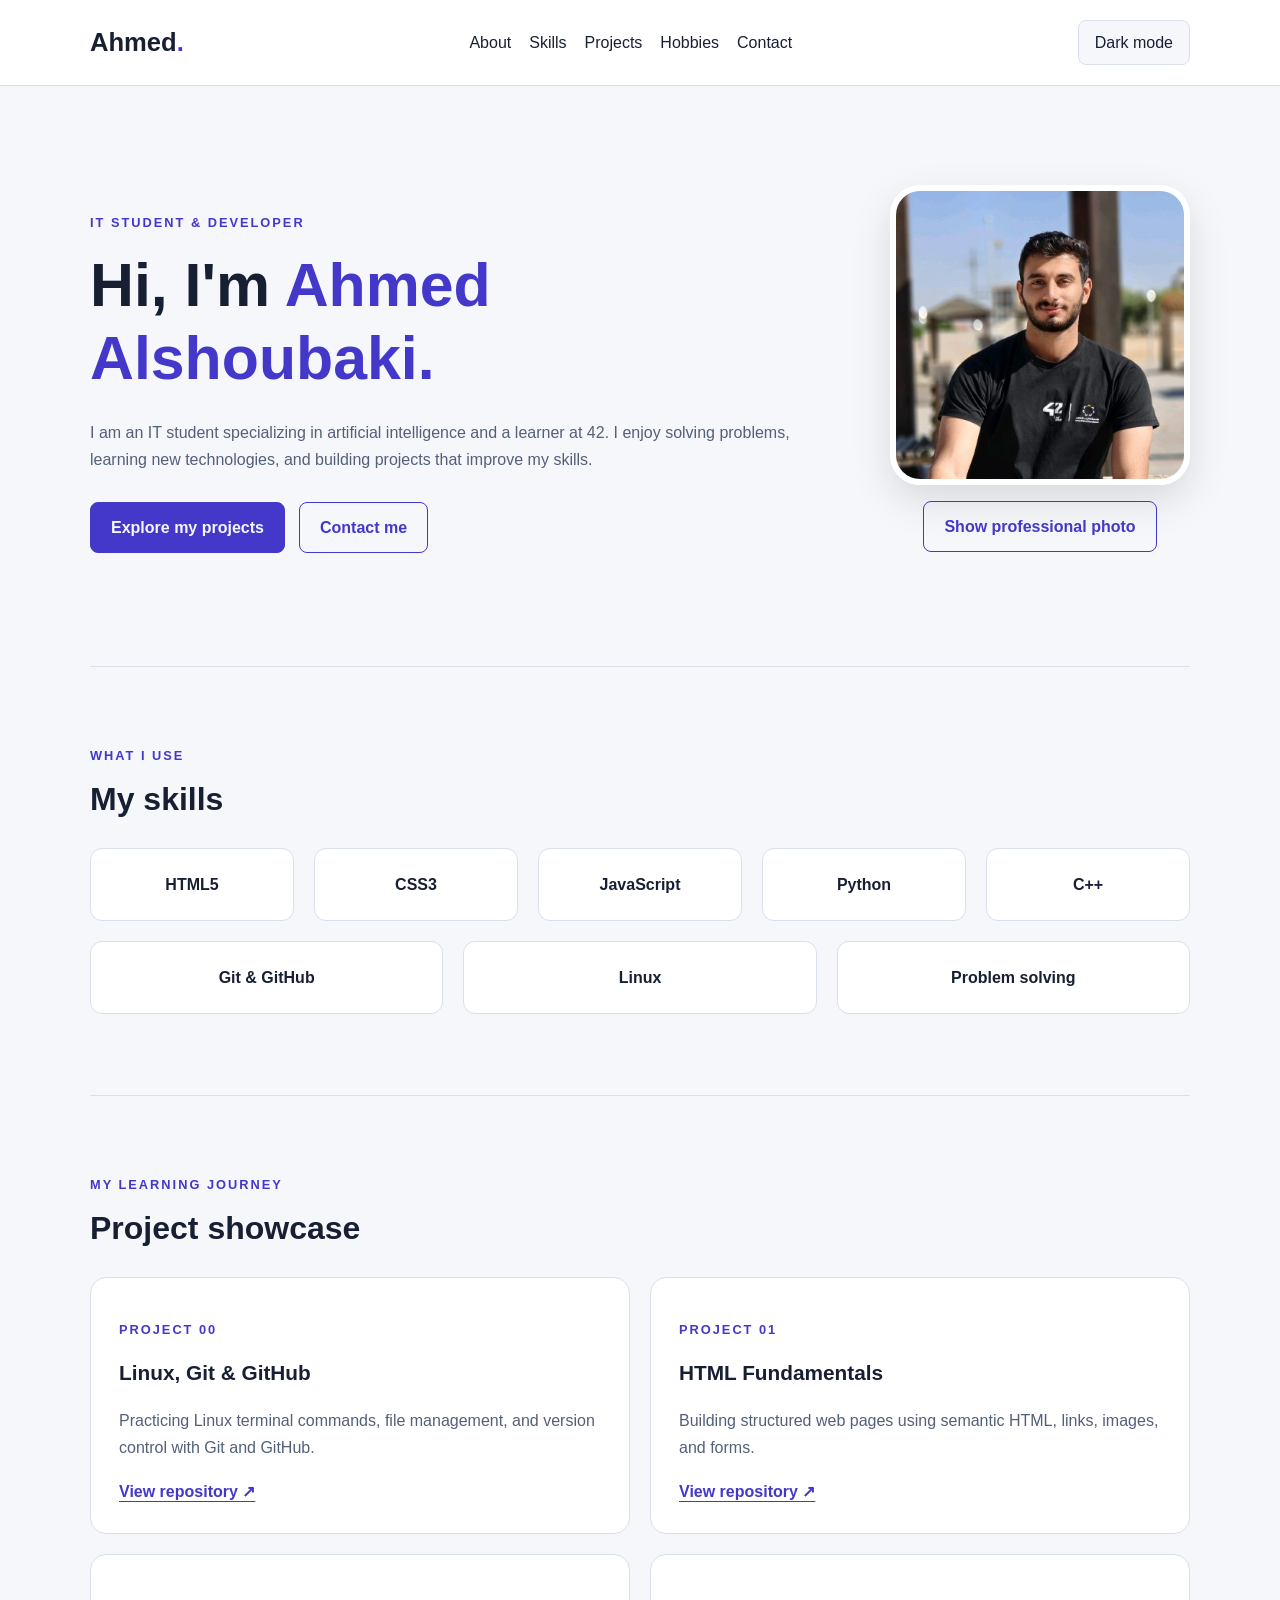
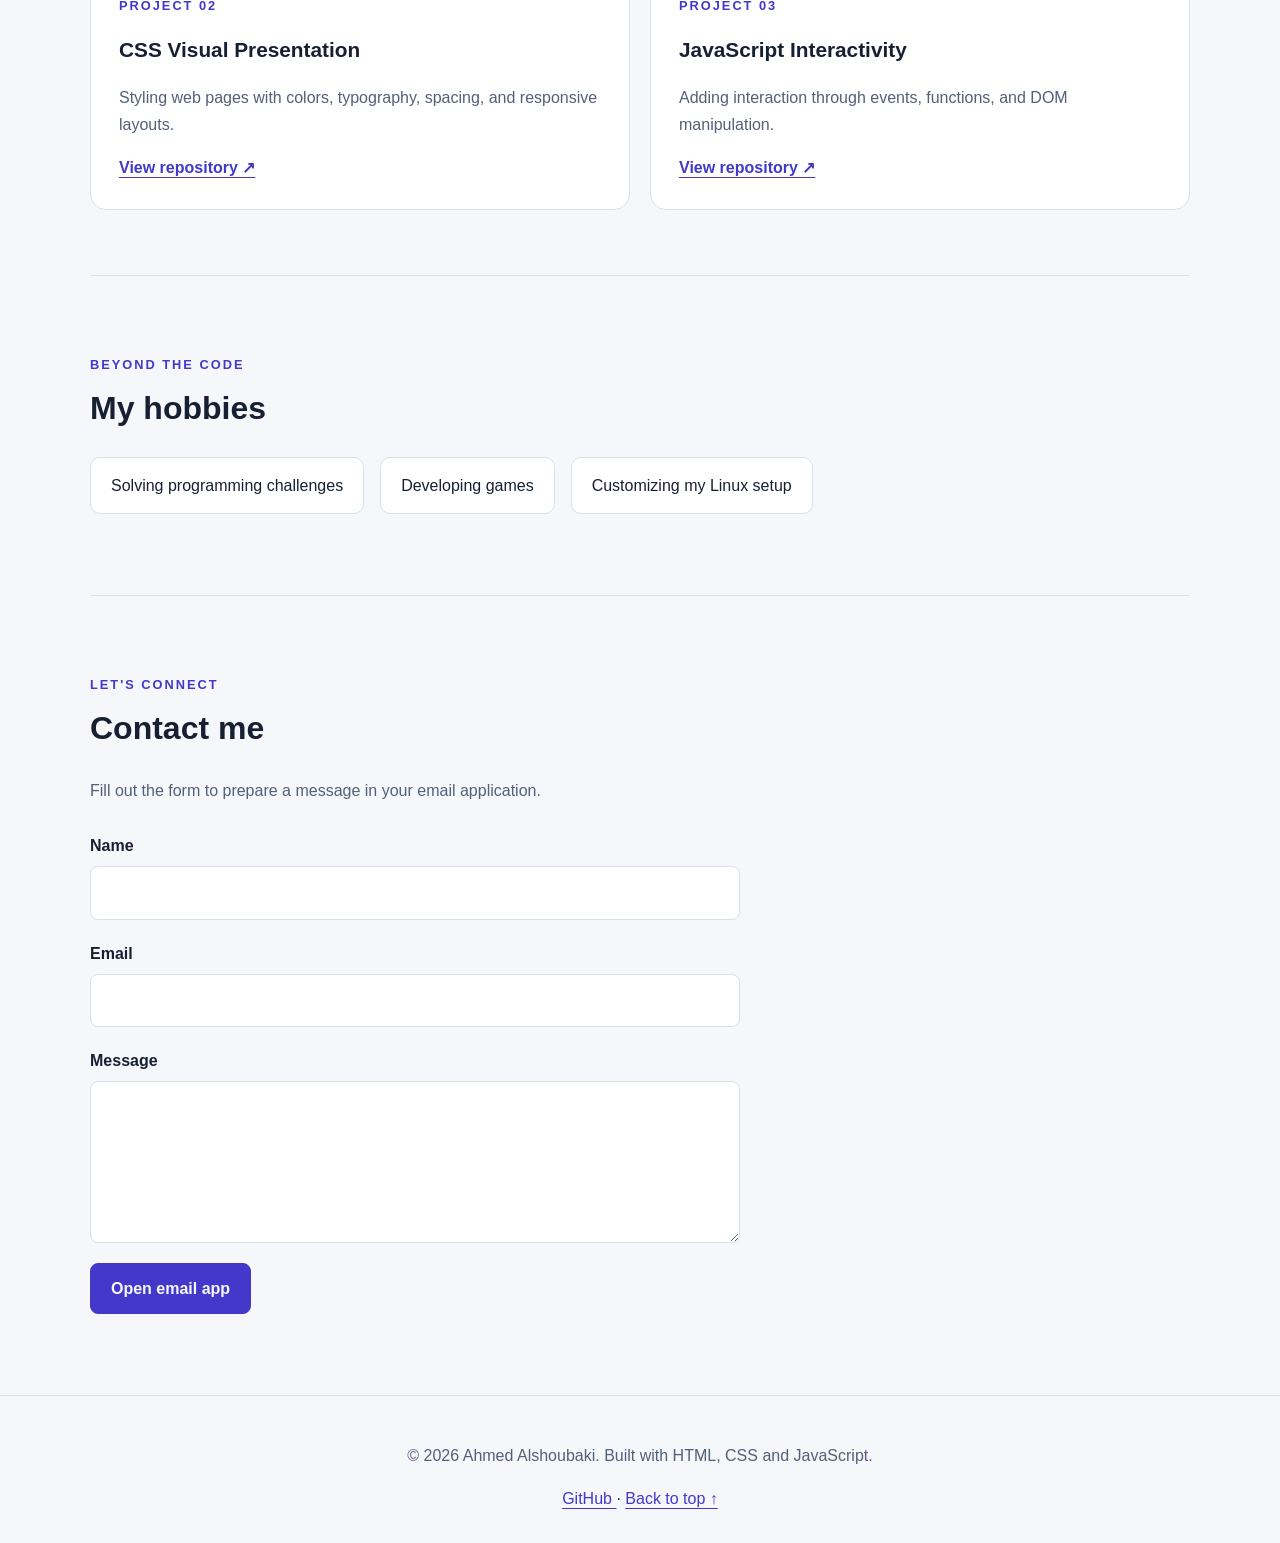
<file: bounce01/index.html>
<!DOCTYPE html>
<html lang="en">
<head>
  <meta charset="UTF-8">
  <meta name="viewport" content="width=device-width, initial-scale=1.0">
  <meta
    name="description"
    content="Ahmed Alshoubaki's personal developer portfolio."
  >
  <title>Ahmed Alshoubaki | Portfolio</title>
  <link rel="stylesheet" href="style.css">
  <script src="script.js" defer></script>
</head>

<body>
  <header class="site-header">
    <nav class="container navbar" aria-label="Main navigation">
      <a class="logo" href="#about">Ahmed<span>.</span></a>

      <ul class="nav-links">
        <li><a href="#about">About</a></li>
        <li><a href="#skills">Skills</a></li>
        <li><a href="#projects">Projects</a></li>
        <li><a href="#hobbies">Hobbies</a></li>
        <li><a href="#contact">Contact</a></li>
      </ul>

      <button
        id="theme-toggle"
        type="button"
        aria-pressed="false"
      >
        Dark mode
      </button>
    </nav>
  </header>

  <main class="container">
    <section
      id="about"
      class="about section"
      aria-labelledby="about-title"
    >
      <div class="about-content">
        <p class="eyebrow">IT STUDENT &amp; DEVELOPER</p>

        <h1 id="about-title">
          Hi, I'm <span>Ahmed Alshoubaki.</span>
        </h1>

        <p>
          I am an IT student specializing in artificial intelligence
          and a learner at 42. I enjoy solving problems, learning new
          technologies, and building projects that improve my skills.
        </p>

        <div class="actions">
          <a class="button" href="#projects">Explore my projects</a>
          <a class="button secondary" href="#contact">Contact me</a>
        </div>
      </div>

      <div class="profile-container">
          <img
            id="profile-photo"
            class="profile-photo"
            src="assets/profile.jpg"
            alt="Ahmed Alshoubaki in a casual photo"
            width="320"
            height="320"
          >

          <button
            id="photo-toggle"
            class="button secondary"
            type="button"
          >
            Show professional photo
          </button>

          <p id="photo-status" role="status"></p>
        </div>
    </section>

    <section
      id="skills"
      class="section"
      aria-labelledby="skills-title"
    >
      <p class="eyebrow">WHAT I USE</p>
      <h2 id="skills-title">My skills</h2>

      <ul class="skills-grid">
        <li>HTML5</li>
        <li>CSS3</li>
        <li>JavaScript</li>
        <li>Python</li>
        <li>C++</li>
        <li>Git &amp; GitHub</li>
        <li>Linux</li>
        <li>Problem solving</li>
      </ul>
    </section>

    <section
      id="projects"
      class="section"
      aria-labelledby="projects-title"
    >
      <p class="eyebrow">MY LEARNING JOURNEY</p>
      <h2 id="projects-title">Project showcase</h2>

      <div class="projects-grid">
        <article class="card">
          <p class="project-number">PROJECT 00</p>
          <h3>Linux, Git &amp; GitHub</h3>

          <p>
            Practicing Linux terminal commands, file management,
            and version control with Git and GitHub.
          </p>

          <a
            href="https://github.com/ahm5edt456/Project-00-Linux-Git-GitHub"
            target="_blank"
            rel="noopener noreferrer"
            aria-label="View Project 00 repository (opens in a new tab)"
          >
            View repository ↗
          </a>
        </article>

        <article class="card">
          <p class="project-number">PROJECT 01</p>
          <h3>HTML Fundamentals</h3>

          <p>
            Building structured web pages using semantic HTML,
            links, images, and forms.
          </p>

          <a
            href="https://github.com/ahm5edt456/Project-01-HTML-Fundamentals"
            target="_blank"
            rel="noopener noreferrer"
            aria-label="View Project 01 repository (opens in a new tab)"
          >
            View repository ↗
          </a>
        </article>

        <article class="card">
          <p class="project-number">PROJECT 02</p>
          <h3>CSS Visual Presentation</h3>

          <p>
            Styling web pages with colors, typography,
            spacing, and responsive layouts.
          </p>

          <a
            href="https://github.com/ahm5edt456/Project-02-CSS-Visual-Presentation"
            target="_blank"
            rel="noopener noreferrer"
            aria-label="View Project 02 repository (opens in a new tab)"
          >
            View repository ↗
          </a>
        </article>

        <article class="card">
          <p class="project-number">PROJECT 03</p>
          <h3>JavaScript Interactivity</h3>

          <p>
            Adding interaction through events, functions,
            and DOM manipulation.
          </p>

          <a
            href="https://github.com/ahm5edt456/Project-03-JavaScript-Interactivity"
            target="_blank"
            rel="noopener noreferrer"
            aria-label="View Project 03 repository (opens in a new tab)"
          >
            View repository ↗
          </a>
        </article>
      </div>
    </section>

    <section
      id="hobbies"
      class="section"
      aria-labelledby="hobbies-title"
    >
      <p class="eyebrow">BEYOND THE CODE</p>
      <h2 id="hobbies-title">My hobbies</h2>

      <ul class="hobbies-list">
        <li>Solving programming challenges</li>
        <li>Developing games</li>
        <li>Customizing my Linux setup</li>
      </ul>
    </section>

    <section
      id="contact"
      class="section"
      aria-labelledby="contact-title"
    >
      <p class="eyebrow">LET'S CONNECT</p>
      <h2 id="contact-title">Contact me</h2>

      <p>
        Fill out the form to prepare a message in your email application.
      </p>

      <!-- Replace this address with your real email. -->
      <form
        id="contact-form"
        data-email="ahmad7raed77@example.com"
      >
        <div class="form-field">
          <label for="name">Name</label>
          <input
            id="name"
            name="name"
            type="text"
            autocomplete="name"
            maxlength="80"
            required
          >
        </div>

        <div class="form-field">
          <label for="email">Email</label>
          <input
            id="email"
            name="email"
            type="email"
            autocomplete="email"
            required
          >
        </div>

        <div class="form-field">
          <label for="message">Message</label>
          <textarea
            id="message"
            name="message"
            rows="5"
            maxlength="3000"
            required
          ></textarea>
        </div>

        <button class="button" type="submit">
          Open email app
        </button>

        <p id="form-status" role="status"></p>
      </form>
    </section>
  </main>

  <footer class="site-footer">
    <p>
      &copy; 2026 Ahmed Alshoubaki.
      Built with HTML, CSS and JavaScript.
    </p>

    <a
      href="https://github.com/ahm5edt456"
      target="_blank"
      rel="noopener noreferrer"
    >
      GitHub
    </a>

    <span aria-hidden="true"> · </span>

    <a href="#about">Back to top ↑</a>
  </footer>
</body>
</html>
</file>
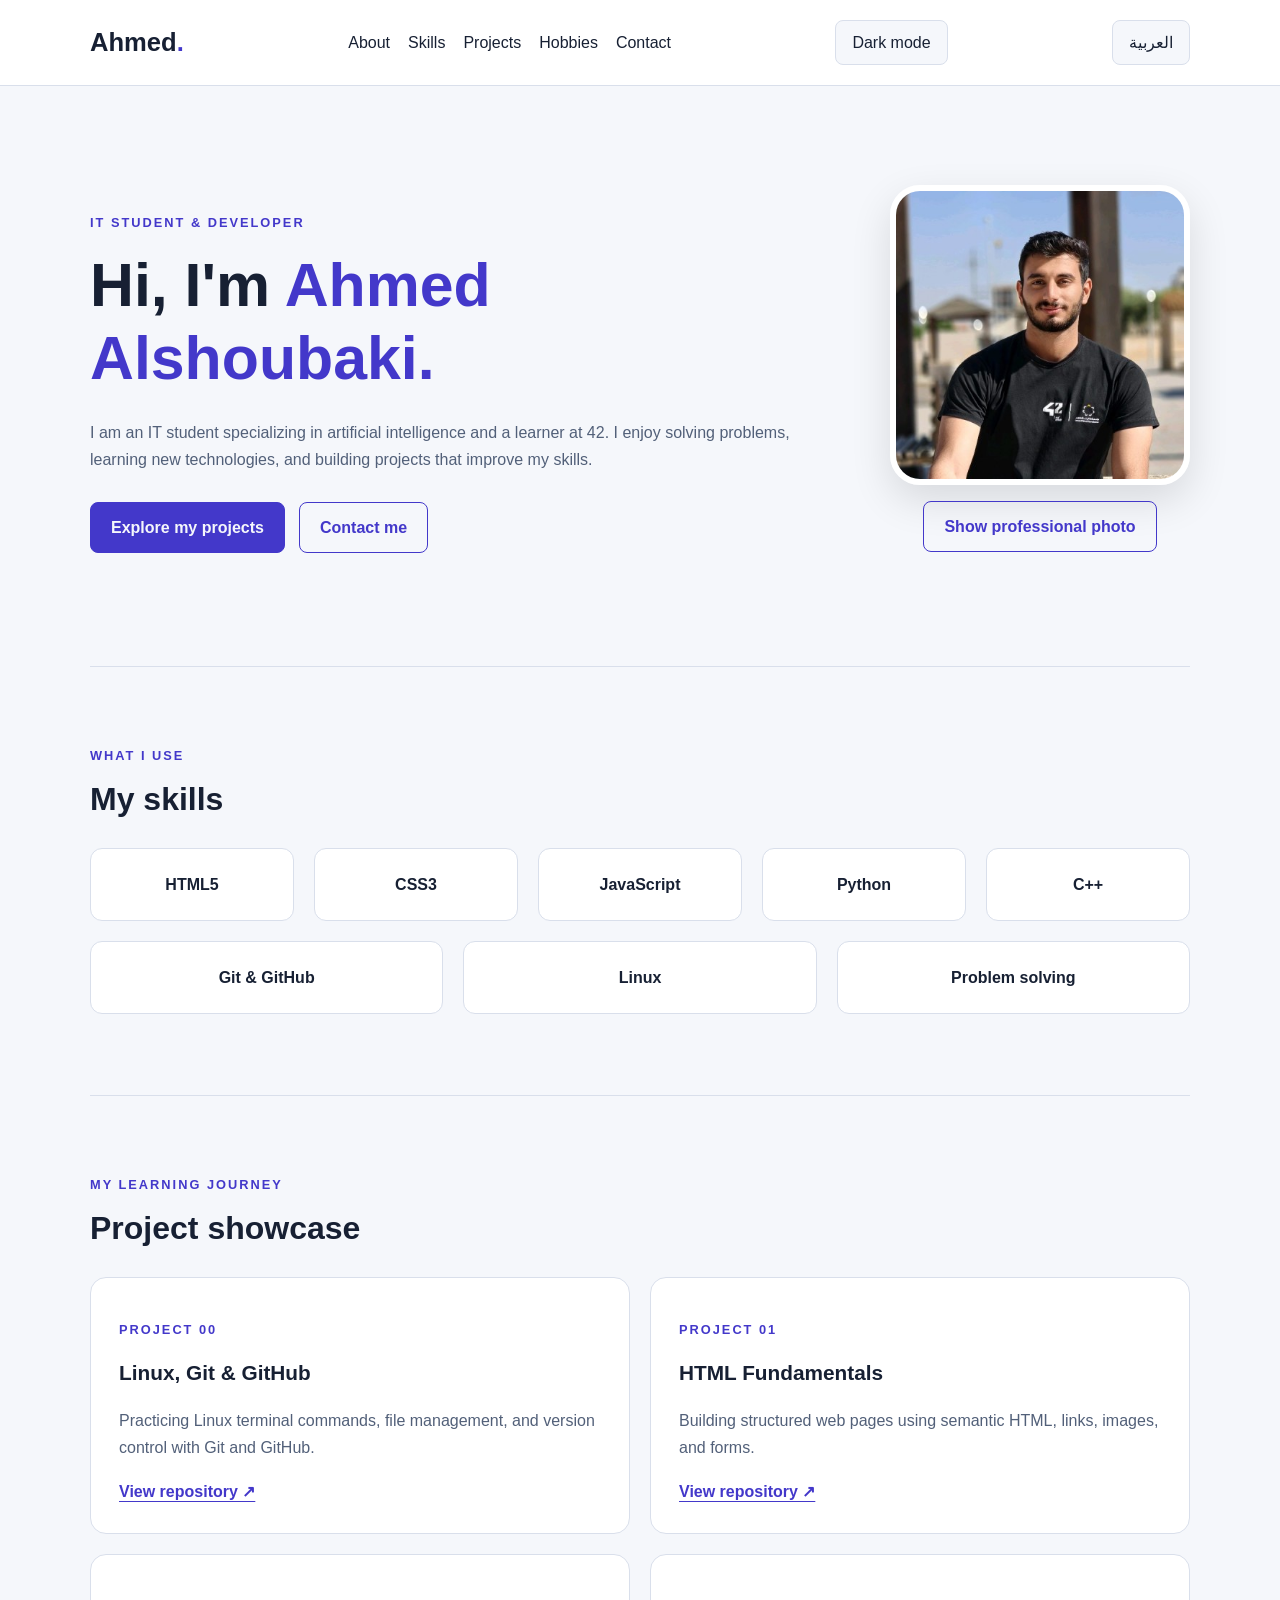
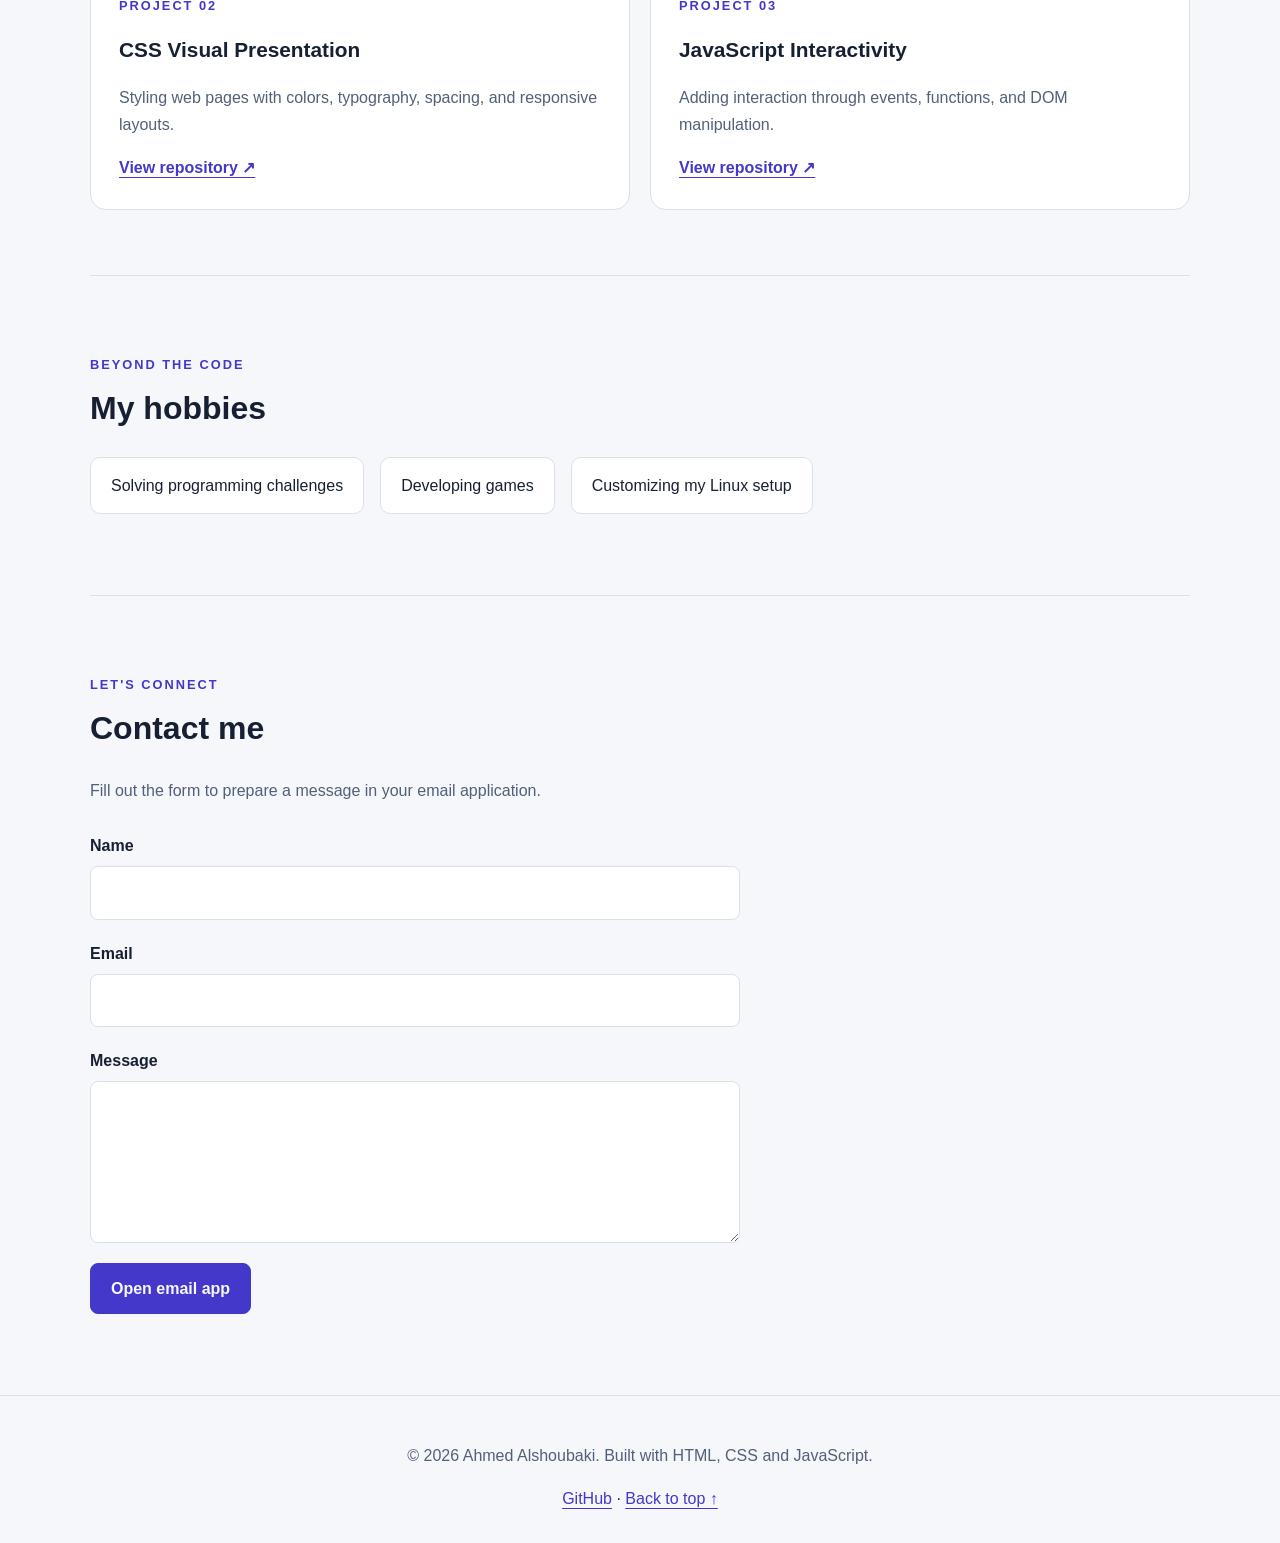
<file: bounce02/index.html>
<!DOCTYPE html>
<html lang="en">
<head>
  <meta charset="UTF-8">
  <meta name="viewport" content="width=device-width, initial-scale=1.0">
  <meta
    name="description"
    content="Ahmed Alshoubaki's personal developer portfolio."
  >
  <title>Ahmed Alshoubaki | Portfolio</title>
  <link rel="stylesheet" href="style.css">
  <script src="script.js" defer></script>
</head>

<body>
  <header class="site-header">
    <nav class="container navbar" aria-label="Main navigation">
      <a class="logo" href="#about">Ahmed<span>.</span></a>

      <ul class="nav-links">
        <li><a href="#about">About</a></li>
        <li><a href="#skills">Skills</a></li>
        <li><a href="#projects">Projects</a></li>
        <li><a href="#hobbies">Hobbies</a></li>
        <li><a href="#contact">Contact</a></li>
      </ul>

      <button
        id="theme-toggle"
        type="button"
        aria-pressed="false"
      >
        Dark mode
      </button>
      <button id="language-toggle" type="button">
        العربية
      </button>
    </nav>
  </header>

  <main class="container">
    <section
      id="about"
      class="about section"
      aria-labelledby="about-title"
    >
      <div class="about-content">
        <p class="eyebrow">IT STUDENT &amp; DEVELOPER</p>

        <h1 id="about-title">
          Hi, I'm <span>Ahmed Alshoubaki.</span>
        </h1>

        <p>
          I am an IT student specializing in artificial intelligence
          and a learner at 42. I enjoy solving problems, learning new
          technologies, and building projects that improve my skills.
        </p>

        <div class="actions">
          <a class="button" href="#projects">Explore my projects</a>
          <a class="button secondary" href="#contact">Contact me</a>
        </div>
      </div>

      <div class="profile-container">
          <img
            id="profile-photo"
            class="profile-photo"
            src="assets/profile.jpg"
            alt="Ahmed Alshoubaki in a casual photo"
            width="320"
            height="320"
          >

          <button
            id="photo-toggle"
            class="button secondary"
            type="button"
          >
            Show professional photo
          </button>

          <p id="photo-status" role="status"></p>
        </div>
    </section>

    <section
      id="skills"
      class="section"
      aria-labelledby="skills-title"
    >
      <p class="eyebrow">WHAT I USE</p>
      <h2 id="skills-title">My skills</h2>

      <ul class="skills-grid">
        <li>HTML5</li>
        <li>CSS3</li>
        <li>JavaScript</li>
        <li>Python</li>
        <li>C++</li>
        <li>Git &amp; GitHub</li>
        <li>Linux</li>
        <li>Problem solving</li>
      </ul>
    </section>

    <section
      id="projects"
      class="section"
      aria-labelledby="projects-title"
    >
      <p class="eyebrow">MY LEARNING JOURNEY</p>
      <h2 id="projects-title">Project showcase</h2>

      <div class="projects-grid">
        <article class="card">
          <p class="project-number">PROJECT 00</p>
          <h3>Linux, Git &amp; GitHub</h3>

          <p>
            Practicing Linux terminal commands, file management,
            and version control with Git and GitHub.
          </p>

          <a
            href="https://github.com/ahm5edt456/Project-00-Linux-Git-GitHub"
            target="_blank"
            rel="noopener noreferrer"
            aria-label="View Project 00 repository (opens in a new tab)"
          >
            View repository ↗
          </a>
        </article>

        <article class="card">
          <p class="project-number">PROJECT 01</p>
          <h3>HTML Fundamentals</h3>

          <p>
            Building structured web pages using semantic HTML,
            links, images, and forms.
          </p>

          <a
            href="https://github.com/ahm5edt456/Project-01-HTML-Fundamentals"
            target="_blank"
            rel="noopener noreferrer"
            aria-label="View Project 01 repository (opens in a new tab)"
          >
            View repository ↗
          </a>
        </article>

        <article class="card">
          <p class="project-number">PROJECT 02</p>
          <h3>CSS Visual Presentation</h3>

          <p>
            Styling web pages with colors, typography,
            spacing, and responsive layouts.
          </p>

          <a
            href="https://github.com/ahm5edt456/Project-02-CSS-Visual-Presentation"
            target="_blank"
            rel="noopener noreferrer"
            aria-label="View Project 02 repository (opens in a new tab)"
          >
            View repository ↗
          </a>
        </article>

        <article class="card">
          <p class="project-number">PROJECT 03</p>
          <h3>JavaScript Interactivity</h3>

          <p>
            Adding interaction through events, functions,
            and DOM manipulation.
          </p>

          <a
            href="https://github.com/ahm5edt456/Project-03-JavaScript-Interactivity"
            target="_blank"
            rel="noopener noreferrer"
            aria-label="View Project 03 repository (opens in a new tab)"
          >
            View repository ↗
          </a>
        </article>
      </div>
    </section>

    <section
      id="hobbies"
      class="section"
      aria-labelledby="hobbies-title"
    >
      <p class="eyebrow">BEYOND THE CODE</p>
      <h2 id="hobbies-title">My hobbies</h2>

      <ul class="hobbies-list">
        <li>Solving programming challenges</li>
        <li>Developing games</li>
        <li>Customizing my Linux setup</li>
      </ul>
    </section>

    <section
      id="contact"
      class="section"
      aria-labelledby="contact-title"
    >
      <p class="eyebrow">LET'S CONNECT</p>
      <h2 id="contact-title">Contact me</h2>

      <p>
        Fill out the form to prepare a message in your email application.
      </p>

      <!-- Replace this address with your real email. -->
      <form
        id="contact-form"
        data-email="ahmad7raed77@example.com"
      >
        <div class="form-field">
          <label for="name">Name</label>
          <input
            id="name"
            name="name"
            type="text"
            autocomplete="name"
            maxlength="80"
            required
          >
        </div>

        <div class="form-field">
          <label for="email">Email</label>
          <input
            id="email"
            name="email"
            type="email"
            autocomplete="email"
            required
          >
        </div>

        <div class="form-field">
          <label for="message">Message</label>
          <textarea
            id="message"
            name="message"
            rows="5"
            maxlength="3000"
            required
          ></textarea>
        </div>

        <button class="button" type="submit">
          Open email app
        </button>

        <p id="form-status" role="status"></p>
      </form>
    </section>
  </main>

  <footer class="site-footer">
    <p>
      &copy; 2026 Ahmed Alshoubaki.
      Built with HTML, CSS and JavaScript.
    </p>

    <a
      href="https://github.com/ahm5edt456"
      target="_blank"
      rel="noopener noreferrer"
    >
      GitHub
    </a>

    <span aria-hidden="true"> · </span>

    <a href="#about">Back to top ↑</a>
  </footer>
</body>
</html>
</file>
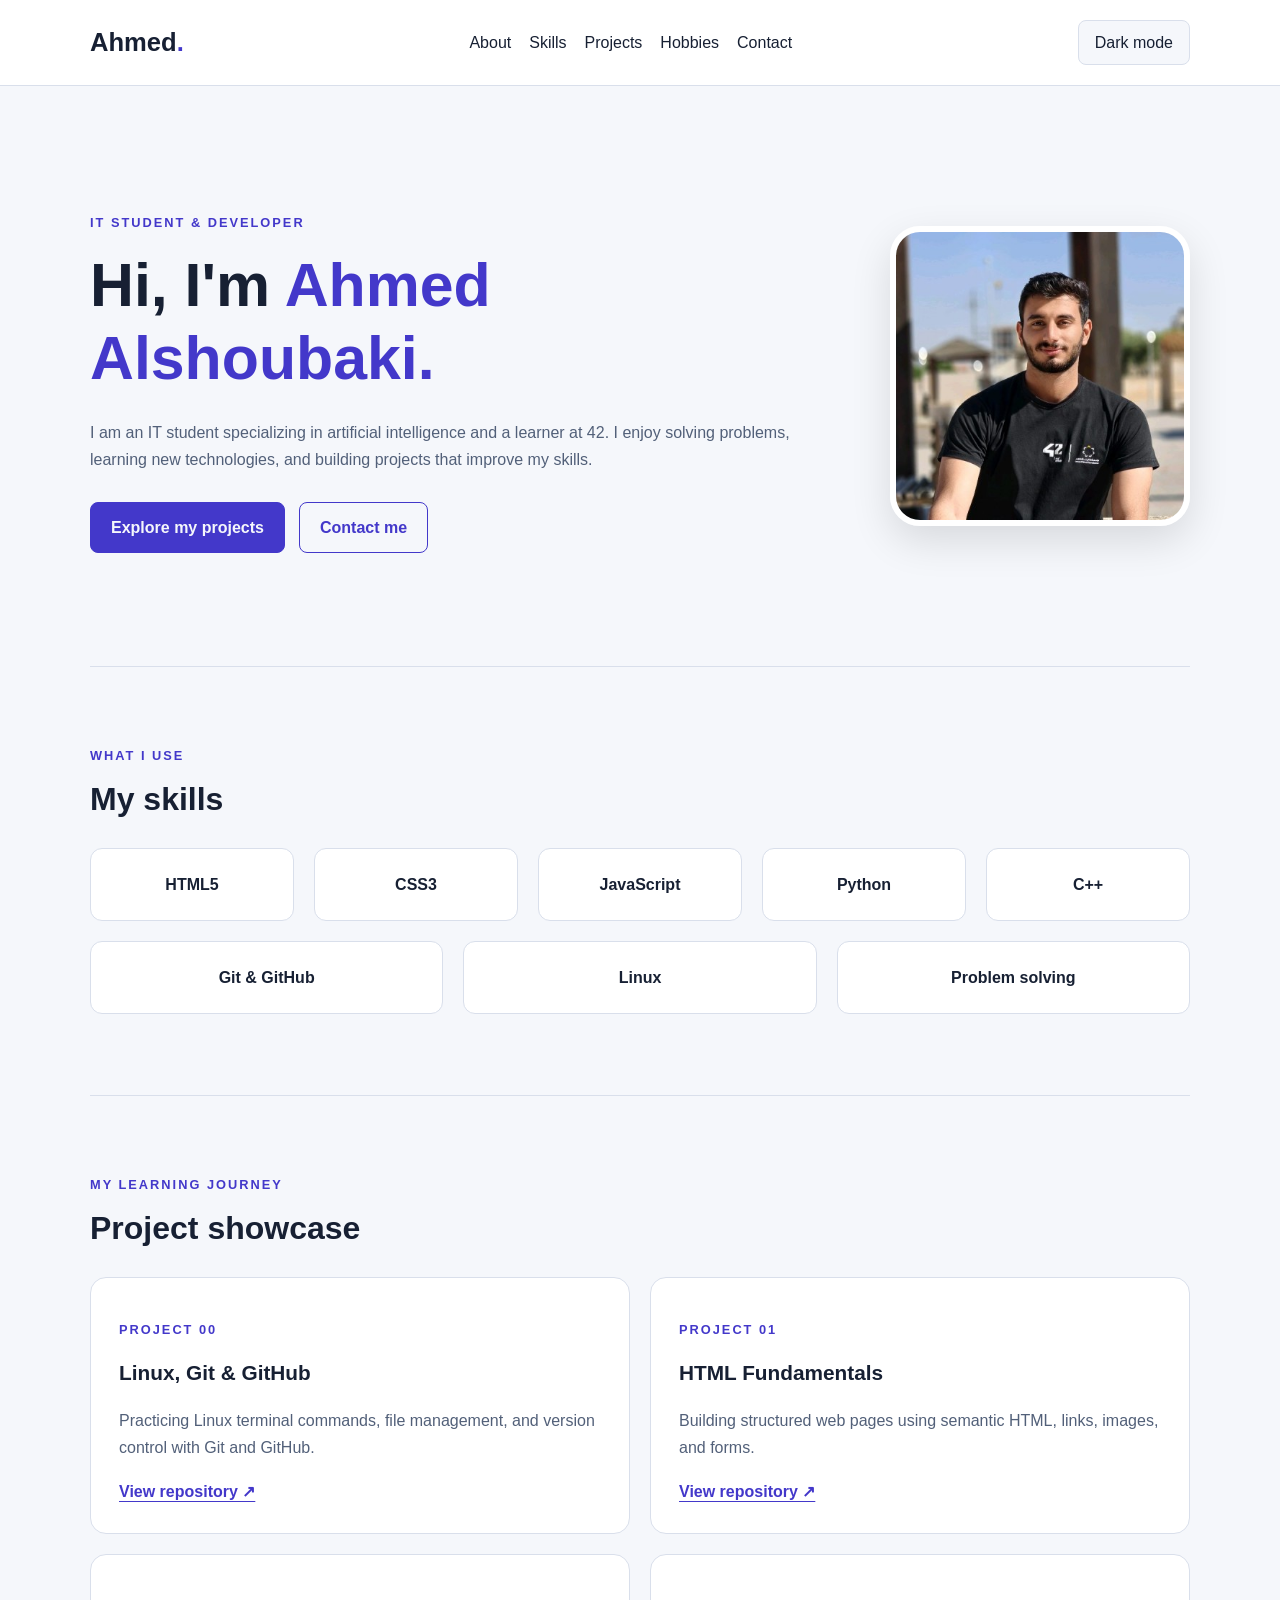
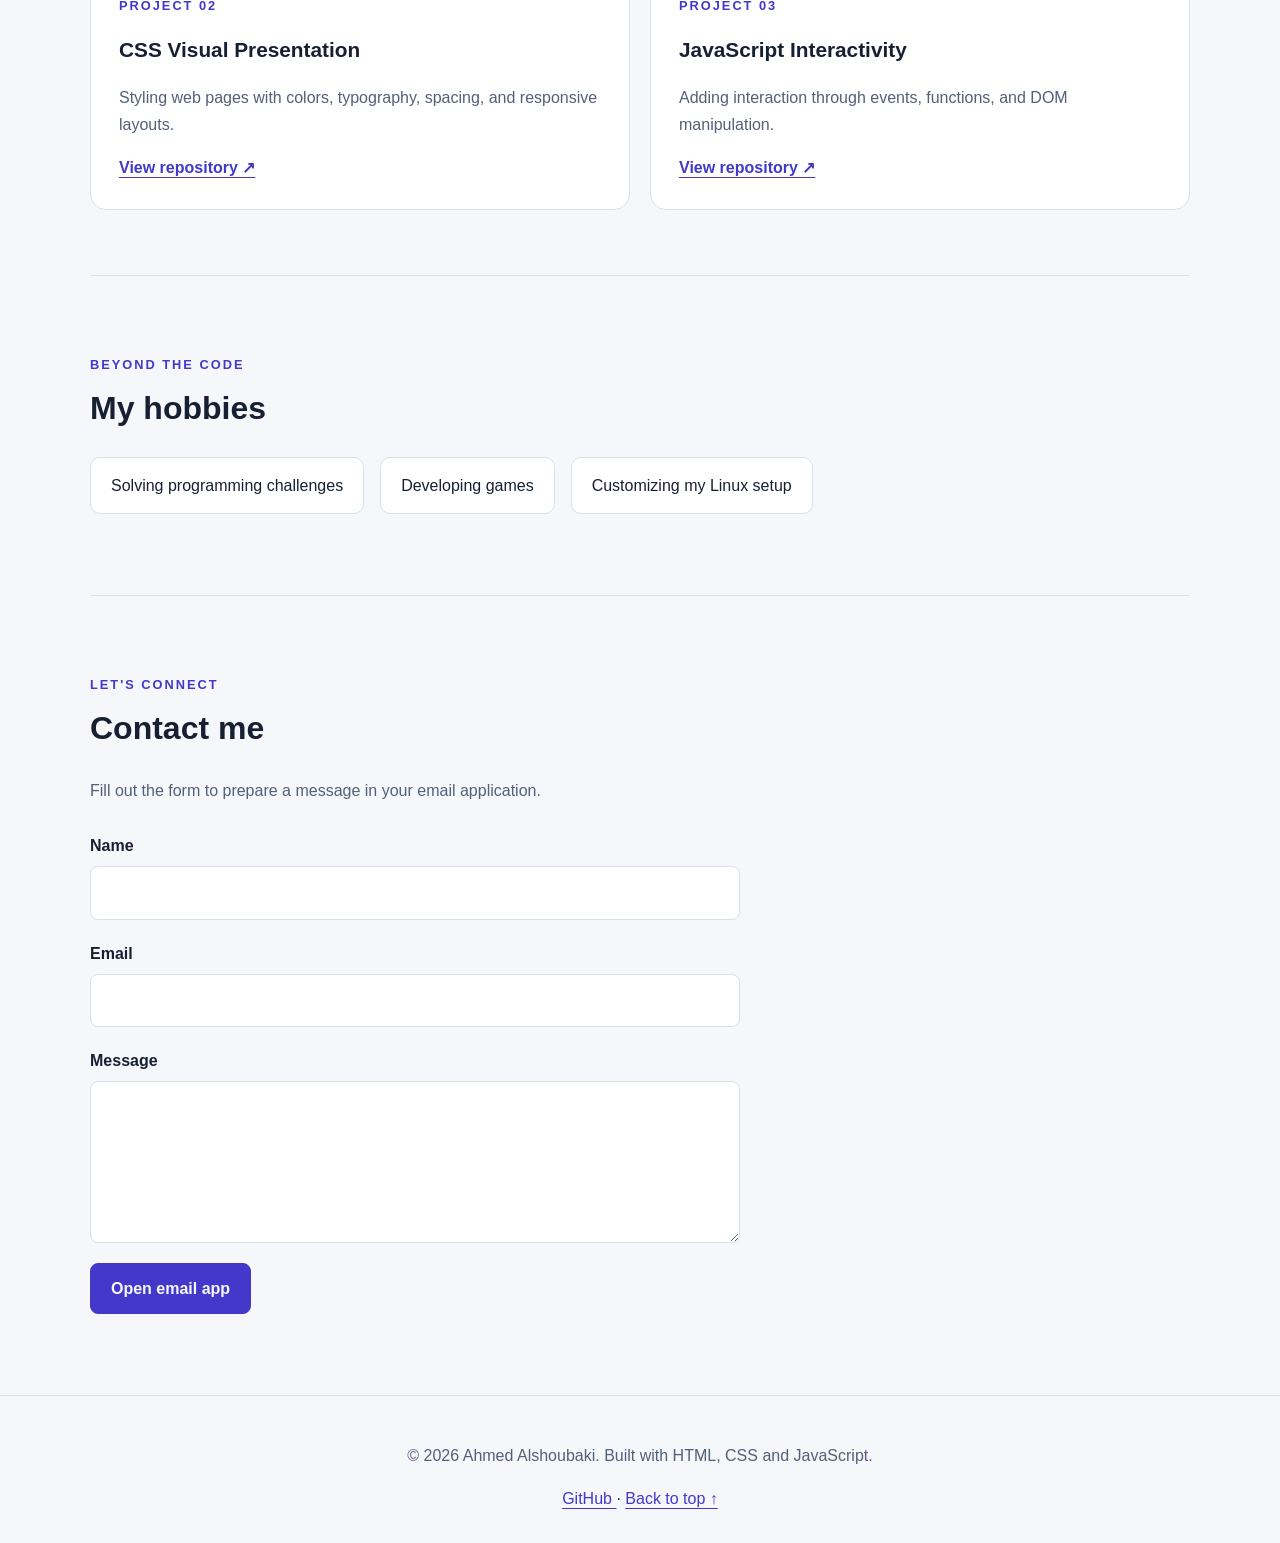
<file: ex00/index.html>
<!DOCTYPE html>
<html lang="en">
<head>
  <meta charset="UTF-8">
  <meta name="viewport" content="width=device-width, initial-scale=1.0">
  <meta
    name="description"
    content="Ahmed Alshoubaki's personal developer portfolio."
  >
  <title>Ahmed Alshoubaki | Portfolio</title>
  <link rel="stylesheet" href="style.css">
  <script src="script.js" defer></script>
</head>

<body>
  <header class="site-header">
    <nav class="container navbar" aria-label="Main navigation">
      <a class="logo" href="#about">Ahmed<span>.</span></a>

      <ul class="nav-links">
        <li><a href="#about">About</a></li>
        <li><a href="#skills">Skills</a></li>
        <li><a href="#projects">Projects</a></li>
        <li><a href="#hobbies">Hobbies</a></li>
        <li><a href="#contact">Contact</a></li>
      </ul>

      <button
        id="theme-toggle"
        type="button"
        aria-pressed="false"
      >
        Dark mode
      </button>
    </nav>
  </header>

  <main class="container">
    <section
      id="about"
      class="about section"
      aria-labelledby="about-title"
    >
      <div class="about-content">
        <p class="eyebrow">IT STUDENT &amp; DEVELOPER</p>

        <h1 id="about-title">
          Hi, I'm <span>Ahmed Alshoubaki.</span>
        </h1>

        <p>
          I am an IT student specializing in artificial intelligence
          and a learner at 42. I enjoy solving problems, learning new
          technologies, and building projects that improve my skills.
        </p>

        <div class="actions">
          <a class="button" href="#projects">Explore my projects</a>
          <a class="button secondary" href="#contact">Contact me</a>
        </div>
      </div>

      <img
        class="profile-photo"
        src="assets/profile.jpg"
        alt="Portrait of Ahmed Alshoubaki"
        width="320"
        height="320"
      >
    </section>

    <section
      id="skills"
      class="section"
      aria-labelledby="skills-title"
    >
      <p class="eyebrow">WHAT I USE</p>
      <h2 id="skills-title">My skills</h2>

      <ul class="skills-grid">
        <li>HTML5</li>
        <li>CSS3</li>
        <li>JavaScript</li>
        <li>Python</li>
        <li>C++</li>
        <li>Git &amp; GitHub</li>
        <li>Linux</li>
        <li>Problem solving</li>
      </ul>
    </section>

    <section
      id="projects"
      class="section"
      aria-labelledby="projects-title"
    >
      <p class="eyebrow">MY LEARNING JOURNEY</p>
      <h2 id="projects-title">Project showcase</h2>

      <div class="projects-grid">
        <article class="card">
          <p class="project-number">PROJECT 00</p>
          <h3>Linux, Git &amp; GitHub</h3>

          <p>
            Practicing Linux terminal commands, file management,
            and version control with Git and GitHub.
          </p>

          <a
            href="https://github.com/ahm5edt456/Project-00-Linux-Git-GitHub"
            target="_blank"
            rel="noopener noreferrer"
            aria-label="View Project 00 repository (opens in a new tab)"
          >
            View repository ↗
          </a>
        </article>

        <article class="card">
          <p class="project-number">PROJECT 01</p>
          <h3>HTML Fundamentals</h3>

          <p>
            Building structured web pages using semantic HTML,
            links, images, and forms.
          </p>

          <a
            href="https://github.com/ahm5edt456/Project-01-HTML-Fundamentals"
            target="_blank"
            rel="noopener noreferrer"
            aria-label="View Project 01 repository (opens in a new tab)"
          >
            View repository ↗
          </a>
        </article>

        <article class="card">
          <p class="project-number">PROJECT 02</p>
          <h3>CSS Visual Presentation</h3>

          <p>
            Styling web pages with colors, typography,
            spacing, and responsive layouts.
          </p>

          <a
            href="https://github.com/ahm5edt456/Project-02-CSS-Visual-Presentation"
            target="_blank"
            rel="noopener noreferrer"
            aria-label="View Project 02 repository (opens in a new tab)"
          >
            View repository ↗
          </a>
        </article>

        <article class="card">
          <p class="project-number">PROJECT 03</p>
          <h3>JavaScript Interactivity</h3>

          <p>
            Adding interaction through events, functions,
            and DOM manipulation.
          </p>

          <a
            href="https://github.com/ahm5edt456/Project-03-JavaScript-Interactivity"
            target="_blank"
            rel="noopener noreferrer"
            aria-label="View Project 03 repository (opens in a new tab)"
          >
            View repository ↗
          </a>
        </article>
      </div>
    </section>

    <section
      id="hobbies"
      class="section"
      aria-labelledby="hobbies-title"
    >
      <p class="eyebrow">BEYOND THE CODE</p>
      <h2 id="hobbies-title">My hobbies</h2>

      <ul class="hobbies-list">
        <li>Solving programming challenges</li>
        <li>Developing games</li>
        <li>Customizing my Linux setup</li>
      </ul>
    </section>

    <section
      id="contact"
      class="section"
      aria-labelledby="contact-title"
    >
      <p class="eyebrow">LET'S CONNECT</p>
      <h2 id="contact-title">Contact me</h2>

      <p>
        Fill out the form to prepare a message in your email application.
      </p>

      <!-- Replace this address with your real email. -->
      <form
        id="contact-form"
        data-email="ahmad7raed77@example.com"
      >
        <div class="form-field">
          <label for="name">Name</label>
          <input
            id="name"
            name="name"
            type="text"
            autocomplete="name"
            maxlength="80"
            required
          >
        </div>

        <div class="form-field">
          <label for="email">Email</label>
          <input
            id="email"
            name="email"
            type="email"
            autocomplete="email"
            required
          >
        </div>

        <div class="form-field">
          <label for="message">Message</label>
          <textarea
            id="message"
            name="message"
            rows="5"
            maxlength="3000"
            required
          ></textarea>
        </div>

        <button class="button" type="submit">
          Open email app
        </button>

        <p id="form-status" role="status"></p>
      </form>
    </section>
  </main>

  <footer class="site-footer">
    <p>
      &copy; 2026 Ahmed Alshoubaki.
      Built with HTML, CSS and JavaScript.
    </p>

    <a
      href="https://github.com/ahm5edt456"
      target="_blank"
      rel="noopener noreferrer"
    >
      GitHub
    </a>

    <span aria-hidden="true"> · </span>

    <a href="#about">Back to top ↑</a>
  </footer>
</body>
</html>
</file>
<file: bounce01/style.css>
:root {
  color-scheme: light;
  --background: #f5f7fb;
  --surface: #ffffff;
  --text: #172033;
  --muted: #526079;
  --accent: #4338ca;
  --border: #d9dfeb;
}

body.dark-theme {
  color-scheme: dark;
  --background: #0b1120;
  --surface: #151e31;
  --text: #edf2ff;
  --muted: #b0bdd5;
  --accent: #a5b4fc;
  --border: #303d57;
}

* {
  box-sizing: border-box;
}

html {
  scroll-behavior: smooth;
}

body {
  margin: 0;
  background: var(--background);
  color: var(--text);
  font-family: Arial, Helvetica, sans-serif;
  line-height: 1.7;
  transition: background-color 0.25s, color 0.25s;
}

a {
  color: var(--accent);
  text-underline-offset: 4px;
}

button,
input,
textarea {
  font: inherit;
}

button,
.button {
  cursor: pointer;
}

:focus-visible {
  outline: 3px solid var(--accent);
  outline-offset: 5px;
}

.container {
  width: min(1100px, 90%);
  margin-inline: auto;
}

.site-header {
  background: var(--surface);
  border-bottom: 1px solid var(--border);
}

.navbar {
  display: flex;
  justify-content: space-between;
  align-items: center;
  flex-wrap: wrap;
  gap: 20px;
  padding-block: 20px;
}

.logo {
  color: var(--text);
  font-size: 1.6rem;
  font-weight: 800;
  text-decoration: none;
}

.logo span,
h1 span {
  color: var(--accent);
}

.nav-links {
  display: flex;
  flex-wrap: wrap;
  justify-content: center;
  gap: 18px;
  padding: 0;
  margin: 0;
  list-style: none;
}

.nav-links a {
  color: var(--text);
  text-decoration: none;
}

.nav-links a:hover {
  color: var(--accent);
}

#theme-toggle {
  padding: 8px 16px;
  border: 1px solid var(--border);
  border-radius: 8px;
  background: var(--background);
  color: var(--text);
}

.section {
  padding-block: 65px;
  scroll-margin-top: 24px;
}

.section + .section {
  border-top: 1px solid var(--border);
}

.about {
  display: flex;
  align-items: center;
  justify-content: space-between;
  gap: 50px;
  min-height: 580px;
}

.about-content {
  flex: 1;
}

.eyebrow,
.project-number {
  color: var(--accent);
  font-size: 0.8rem;
  font-weight: 700;
  letter-spacing: 2px;
}

h1,
h2,
h3 {
  line-height: 1.2;
}

h1 {
  margin-block: 15px 24px;
  font-size: clamp(2.2rem, 5vw, 3.8rem);
}

h2 {
  margin-block: 10px 30px;
  font-size: 2rem;
}

h3 {
  font-size: 1.3rem;
}

p {
  color: var(--muted);
}

.profile-photo {
  width: 300px;
  max-width: 100%;
  height: auto;
  aspect-ratio: 1;
  object-fit: cover;
  border: 6px solid var(--surface);
  border-radius: 30px;
  box-shadow: 0 15px 40px rgb(0 0 0 / 12%);
}

.actions {
  display: flex;
  flex-wrap: wrap;
  gap: 14px;
  margin-top: 28px;
}

.button {
  display: inline-block;
  padding: 11px 20px;
  border: 1px solid var(--accent);
  border-radius: 8px;
  background: var(--accent);
  color: var(--background);
  font-weight: 700;
  text-align: center;
  text-decoration: none;
}

.button:hover {
  opacity: 0.85;
}

.secondary {
  background: transparent;
  color: var(--accent);
}

.skills-grid,
.projects-grid {
  display: flex;
  flex-wrap: wrap;
  gap: 20px;
}

.skills-grid {
  padding: 0;
  list-style: none;
}

.skills-grid li {
  flex: 1 1 200px;
  padding: 22px;
  border: 1px solid var(--border);
  border-radius: 12px;
  background: var(--surface);
  text-align: center;
  font-weight: 700;
}

.card {
  flex: 1 1 400px;
  padding: 28px;
  border: 1px solid var(--border);
  border-radius: 16px;
  background: var(--surface);
}

.card a {
  font-weight: 700;
}

.hobbies-list {
  display: flex;
  flex-wrap: wrap;
  gap: 16px;
  padding: 0;
  list-style: none;
}

.hobbies-list li {
  padding: 14px 20px;
  border: 1px solid var(--border);
  border-radius: 10px;
  background: var(--surface);
}

form {
  max-width: 650px;
  margin-top: 28px;
}

.form-field {
  display: flex;
  flex-direction: column;
  gap: 7px;
  margin-bottom: 20px;
}

label {
  font-weight: 700;
}

input,
textarea {
  width: 100%;
  padding: 12px;
  border: 1px solid var(--border);
  border-radius: 8px;
  background: var(--surface);
  color: var(--text);
}

textarea {
  resize: vertical;
}

.site-footer {
  padding: 30px 5%;
  border-top: 1px solid var(--border);
  text-align: center;
}

@media (max-width: 760px) {
  .navbar {
    justify-content: center;
  }

  .nav-links {
    order: 3;
    width: 100%;
    gap: 14px;
  }

  .about {
    flex-direction: column-reverse;
    gap: 30px;
    min-height: auto;
    text-align: center;
  }

  .profile-photo {
    width: 220px;
  }

  .actions {
    justify-content: center;
  }

  .section {
    padding-block: 45px;
  }

  .card {
    flex-basis: 100%;
  }
}

@media (prefers-reduced-motion: reduce) {
  html {
    scroll-behavior: auto;
  }

  body {
    transition: none;
  }
}

.profile-container {
  display: flex;
  flex-direction: column;
  align-items: center;
  gap: 16px;
  width: 300px;
  max-width: 100%;
  flex-shrink: 0;
}

.profile-photo {
  opacity: 1;
  transition: opacity 0.25s ease;
}

.profile-photo.is-changing {
  opacity: 0;
}

#photo-toggle:disabled {
  cursor: wait;
  opacity: 0.6;
}

#photo-status {
  margin: 0;
  text-align: center;
}

@media (prefers-reduced-motion: reduce) {
  .profile-photo {
    transition: none;
  }
}
</file>
<file: bounce02/style.css>
:root {
  color-scheme: light;
  --background: #f5f7fb;
  --surface: #ffffff;
  --text: #172033;
  --muted: #526079;
  --accent: #4338ca;
  --border: #d9dfeb;
}

body.dark-theme {
  color-scheme: dark;
  --background: #0b1120;
  --surface: #151e31;
  --text: #edf2ff;
  --muted: #b0bdd5;
  --accent: #a5b4fc;
  --border: #303d57;
}

* {
  box-sizing: border-box;
}

html {
  scroll-behavior: smooth;
}

body {
  margin: 0;
  background: var(--background);
  color: var(--text);
  font-family: Arial, Helvetica, sans-serif;
  line-height: 1.7;
  transition: background-color 0.25s, color 0.25s;
}

a {
  color: var(--accent);
  text-underline-offset: 4px;
}

button,
input,
textarea {
  font: inherit;
}

button,
.button {
  cursor: pointer;
}

:focus-visible {
  outline: 3px solid var(--accent);
  outline-offset: 5px;
}

.container {
  width: min(1100px, 90%);
  margin-inline: auto;
}

.site-header {
  background: var(--surface);
  border-bottom: 1px solid var(--border);
}

.navbar {
  display: flex;
  justify-content: space-between;
  align-items: center;
  flex-wrap: wrap;
  gap: 20px;
  padding-block: 20px;
}

.logo {
  color: var(--text);
  font-size: 1.6rem;
  font-weight: 800;
  text-decoration: none;
}

.logo span,
h1 span {
  color: var(--accent);
}

.nav-links {
  display: flex;
  flex-wrap: wrap;
  justify-content: center;
  gap: 18px;
  padding: 0;
  margin: 0;
  list-style: none;
}

.nav-links a {
  color: var(--text);
  text-decoration: none;
}

.nav-links a:hover {
  color: var(--accent);
}

#theme-toggle {
  padding: 8px 16px;
  border: 1px solid var(--border);
  border-radius: 8px;
  background: var(--background);
  color: var(--text);
}

.section {
  padding-block: 65px;
  scroll-margin-top: 24px;
}

.section + .section {
  border-top: 1px solid var(--border);
}

.about {
  display: flex;
  align-items: center;
  justify-content: space-between;
  gap: 50px;
  min-height: 580px;
}

.about-content {
  flex: 1;
}

.eyebrow,
.project-number {
  color: var(--accent);
  font-size: 0.8rem;
  font-weight: 700;
  letter-spacing: 2px;
}

h1,
h2,
h3 {
  line-height: 1.2;
}

h1 {
  margin-block: 15px 24px;
  font-size: clamp(2.2rem, 5vw, 3.8rem);
}

h2 {
  margin-block: 10px 30px;
  font-size: 2rem;
}

h3 {
  font-size: 1.3rem;
}

p {
  color: var(--muted);
}

.profile-photo {
  width: 300px;
  max-width: 100%;
  height: auto;
  aspect-ratio: 1;
  object-fit: cover;
  border: 6px solid var(--surface);
  border-radius: 30px;
  box-shadow: 0 15px 40px rgb(0 0 0 / 12%);
}

.actions {
  display: flex;
  flex-wrap: wrap;
  gap: 14px;
  margin-top: 28px;
}

.button {
  display: inline-block;
  padding: 11px 20px;
  border: 1px solid var(--accent);
  border-radius: 8px;
  background: var(--accent);
  color: var(--background);
  font-weight: 700;
  text-align: center;
  text-decoration: none;
}

.button:hover {
  opacity: 0.85;
}

.secondary {
  background: transparent;
  color: var(--accent);
}

.skills-grid,
.projects-grid {
  display: flex;
  flex-wrap: wrap;
  gap: 20px;
}

.skills-grid {
  padding: 0;
  list-style: none;
}

.skills-grid li {
  flex: 1 1 200px;
  padding: 22px;
  border: 1px solid var(--border);
  border-radius: 12px;
  background: var(--surface);
  text-align: center;
  font-weight: 700;
}

.card {
  flex: 1 1 400px;
  padding: 28px;
  border: 1px solid var(--border);
  border-radius: 16px;
  background: var(--surface);
}

.card a {
  font-weight: 700;
}

.hobbies-list {
  display: flex;
  flex-wrap: wrap;
  gap: 16px;
  padding: 0;
  list-style: none;
}

.hobbies-list li {
  padding: 14px 20px;
  border: 1px solid var(--border);
  border-radius: 10px;
  background: var(--surface);
}

form {
  max-width: 650px;
  margin-top: 28px;
}

.form-field {
  display: flex;
  flex-direction: column;
  gap: 7px;
  margin-bottom: 20px;
}

label {
  font-weight: 700;
}

input,
textarea {
  width: 100%;
  padding: 12px;
  border: 1px solid var(--border);
  border-radius: 8px;
  background: var(--surface);
  color: var(--text);
}

textarea {
  resize: vertical;
}

.site-footer {
  padding: 30px 5%;
  border-top: 1px solid var(--border);
  text-align: center;
}

@media (max-width: 760px) {
  .navbar {
    justify-content: center;
  }

  .nav-links {
    order: 3;
    width: 100%;
    gap: 14px;
  }

  .about {
    flex-direction: column-reverse;
    gap: 30px;
    min-height: auto;
    text-align: center;
  }

  .profile-photo {
    width: 220px;
  }

  .actions {
    justify-content: center;
  }

  .section {
    padding-block: 45px;
  }

  .card {
    flex-basis: 100%;
  }
}

@media (prefers-reduced-motion: reduce) {
  html {
    scroll-behavior: auto;
  }

  body {
    transition: none;
  }
}

.profile-container {
  display: flex;
  flex-direction: column;
  align-items: center;
  gap: 16px;
  width: 300px;
  max-width: 100%;
  flex-shrink: 0;
}

.profile-photo {
  opacity: 1;
  transition: opacity 0.25s ease;
}

.profile-photo.is-changing {
  opacity: 0;
}

#photo-toggle:disabled {
  cursor: wait;
  opacity: 0.6;
}

#photo-status {
  margin: 0;
  text-align: center;
}

@media (prefers-reduced-motion: reduce) {
  .profile-photo {
    transition: none;
  }
}
#language-toggle {
  padding: 8px 16px;
  border: 1px solid var(--border);
  border-radius: 8px;
  background: var(--background);
  color: var(--text);
  cursor: pointer;
}

html[lang="ar"] body {
  font-family: Tahoma, Arial, sans-serif;
}

html[dir="rtl"] .eyebrow,
html[dir="rtl"] .project-number {
  letter-spacing: normal;
}

html[dir="rtl"] input[type="email"] {
  direction: ltr;
  text-align: right;
}
</file>
<file: ex00/style.css>
:root {
  color-scheme: light;
  --background: #f5f7fb;
  --surface: #ffffff;
  --text: #172033;
  --muted: #526079;
  --accent: #4338ca;
  --border: #d9dfeb;
}

body.dark-theme {
  color-scheme: dark;
  --background: #0b1120;
  --surface: #151e31;
  --text: #edf2ff;
  --muted: #b0bdd5;
  --accent: #a5b4fc;
  --border: #303d57;
}

* {
  box-sizing: border-box;
}

html {
  scroll-behavior: smooth;
}

body {
  margin: 0;
  background: var(--background);
  color: var(--text);
  font-family: Arial, Helvetica, sans-serif;
  line-height: 1.7;
  transition: background-color 0.25s, color 0.25s;
}

a {
  color: var(--accent);
  text-underline-offset: 4px;
}

button,
input,
textarea {
  font: inherit;
}

button,
.button {
  cursor: pointer;
}

:focus-visible {
  outline: 3px solid var(--accent);
  outline-offset: 5px;
}

.container {
  width: min(1100px, 90%);
  margin-inline: auto;
}

.site-header {
  background: var(--surface);
  border-bottom: 1px solid var(--border);
}

.navbar {
  display: flex;
  justify-content: space-between;
  align-items: center;
  flex-wrap: wrap;
  gap: 20px;
  padding-block: 20px;
}

.logo {
  color: var(--text);
  font-size: 1.6rem;
  font-weight: 800;
  text-decoration: none;
}

.logo span,
h1 span {
  color: var(--accent);
}

.nav-links {
  display: flex;
  flex-wrap: wrap;
  justify-content: center;
  gap: 18px;
  padding: 0;
  margin: 0;
  list-style: none;
}

.nav-links a {
  color: var(--text);
  text-decoration: none;
}

.nav-links a:hover {
  color: var(--accent);
}

#theme-toggle {
  padding: 8px 16px;
  border: 1px solid var(--border);
  border-radius: 8px;
  background: var(--background);
  color: var(--text);
}

.section {
  padding-block: 65px;
  scroll-margin-top: 24px;
}

.section + .section {
  border-top: 1px solid var(--border);
}

.about {
  display: flex;
  align-items: center;
  justify-content: space-between;
  gap: 50px;
  min-height: 580px;
}

.about-content {
  flex: 1;
}

.eyebrow,
.project-number {
  color: var(--accent);
  font-size: 0.8rem;
  font-weight: 700;
  letter-spacing: 2px;
}

h1,
h2,
h3 {
  line-height: 1.2;
}

h1 {
  margin-block: 15px 24px;
  font-size: clamp(2.2rem, 5vw, 3.8rem);
}

h2 {
  margin-block: 10px 30px;
  font-size: 2rem;
}

h3 {
  font-size: 1.3rem;
}

p {
  color: var(--muted);
}

.profile-photo {
  width: 300px;
  max-width: 100%;
  height: auto;
  aspect-ratio: 1;
  object-fit: cover;
  border: 6px solid var(--surface);
  border-radius: 30px;
  box-shadow: 0 15px 40px rgb(0 0 0 / 12%);
}

.actions {
  display: flex;
  flex-wrap: wrap;
  gap: 14px;
  margin-top: 28px;
}

.button {
  display: inline-block;
  padding: 11px 20px;
  border: 1px solid var(--accent);
  border-radius: 8px;
  background: var(--accent);
  color: var(--background);
  font-weight: 700;
  text-align: center;
  text-decoration: none;
}

.button:hover {
  opacity: 0.85;
}

.secondary {
  background: transparent;
  color: var(--accent);
}

.skills-grid,
.projects-grid {
  display: flex;
  flex-wrap: wrap;
  gap: 20px;
}

.skills-grid {
  padding: 0;
  list-style: none;
}

.skills-grid li {
  flex: 1 1 200px;
  padding: 22px;
  border: 1px solid var(--border);
  border-radius: 12px;
  background: var(--surface);
  text-align: center;
  font-weight: 700;
}

.card {
  flex: 1 1 400px;
  padding: 28px;
  border: 1px solid var(--border);
  border-radius: 16px;
  background: var(--surface);
}

.card a {
  font-weight: 700;
}

.hobbies-list {
  display: flex;
  flex-wrap: wrap;
  gap: 16px;
  padding: 0;
  list-style: none;
}

.hobbies-list li {
  padding: 14px 20px;
  border: 1px solid var(--border);
  border-radius: 10px;
  background: var(--surface);
}

form {
  max-width: 650px;
  margin-top: 28px;
}

.form-field {
  display: flex;
  flex-direction: column;
  gap: 7px;
  margin-bottom: 20px;
}

label {
  font-weight: 700;
}

input,
textarea {
  width: 100%;
  padding: 12px;
  border: 1px solid var(--border);
  border-radius: 8px;
  background: var(--surface);
  color: var(--text);
}

textarea {
  resize: vertical;
}

.site-footer {
  padding: 30px 5%;
  border-top: 1px solid var(--border);
  text-align: center;
}

@media (max-width: 760px) {
  .navbar {
    justify-content: center;
  }

  .nav-links {
    order: 3;
    width: 100%;
    gap: 14px;
  }

  .about {
    flex-direction: column-reverse;
    gap: 30px;
    min-height: auto;
    text-align: center;
  }

  .profile-photo {
    width: 220px;
  }

  .actions {
    justify-content: center;
  }

  .section {
    padding-block: 45px;
  }

  .card {
    flex-basis: 100%;
  }
}

@media (prefers-reduced-motion: reduce) {
  html {
    scroll-behavior: auto;
  }

  body {
    transition: none;
  }
}
</file>
